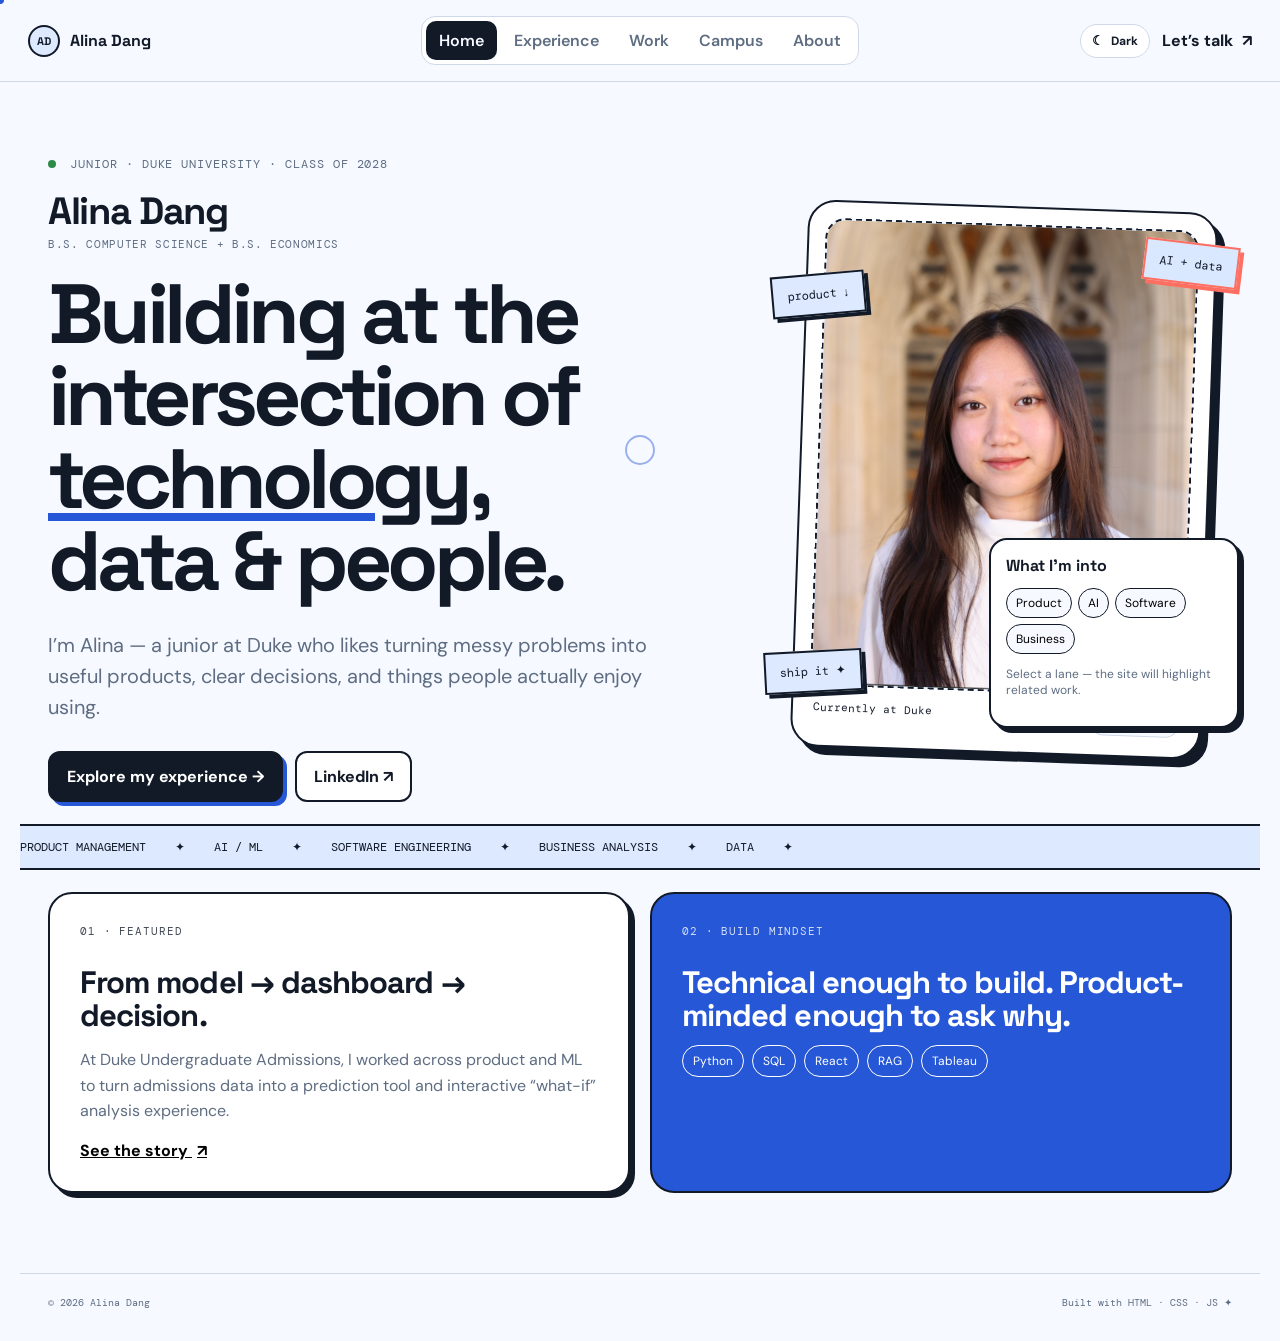
<file: index.html>
<!doctype html>
<html lang="en" data-theme="light">
<head>
  <meta charset="UTF-8" />
  <meta name="viewport" content="width=device-width, initial-scale=1.0" />
  <meta name="description" content="Alina Dang — Duke CS + Economics student interested in product management, AI, software engineering, and business analysis." />
  <title>Alina Dang — CS × Economics</title>
  <link rel="preconnect" href="https://fonts.googleapis.com">
  <link rel="preconnect" href="https://fonts.gstatic.com" crossorigin>
  <link href="https://fonts.googleapis.com/css2?family=DM+Mono:wght@400;500&family=DM+Sans:wght@400;500;600;700&family=Space+Grotesk:wght@500;600;700&display=swap" rel="stylesheet">
  <link rel="stylesheet" href="style.css" />
</head>
<body>
  <div class="site-shell">
    <header class="topbar">
      <a class="brand" href="#home" data-route="home" aria-label="Alina Dang home">
        <span class="brand-mark">AD</span>
        <span>Alina Dang</span>
      </a>
      <nav class="main-nav" aria-label="Primary navigation">
        <button data-route="home" class="nav-item active">Home</button>
        <button data-route="experience" class="nav-item">Experience</button>
        <button data-route="work" class="nav-item">Work</button>
        <button data-route="campus" class="nav-item">Campus</button>
        <button data-route="about" class="nav-item">About</button>
      </nav>
      <div class="topbar-actions"><button class="theme-toggle" id="theme-toggle" type="button" aria-label="Switch to dark mode"><span class="theme-icon">☾</span><span class="theme-text">Dark</span></button><a class="nav-contact" href="#contact">Let’s talk <span>↗</span></a></div>
    </header>

    <main>
      <section id="home" class="page active-page">
        <div class="hero-grid">
          <div class="hero-copy">
            <p class="eyebrow"><span class="live-dot"></span> JUNIOR · DUKE UNIVERSITY · CLASS OF 2028</p>
            <div class="hero-name">Alina Dang</div>
            <div class="hero-major">B.S. Computer Science + B.S. Economics</div>
            <h1>Building at the intersection of <span class="accent-underline">technology</span>, data & people.</h1>
            <p class="hero-lede">I’m Alina — a junior at Duke who likes turning messy problems into useful products, clear decisions, and things people actually enjoy using.</p>
            <div class="hero-actions">
              <button class="primary-btn" data-route="experience">Explore my experience <span>→</span></button>
              <a class="secondary-btn" href="https://www.linkedin.com/in/alina-dang-8358692a6/" target="_blank" rel="noreferrer">LinkedIn <span>↗</span></a>
            </div>
          </div>

          <div class="hero-visual">
            <div class="headshot-card">
              <div class="headshot-frame">
                <img class="headshot-image" src="headshot.png" alt="Alina Dang" />
              </div>
              <div class="headshot-caption">
                <span>Currently at Duke</span>
                <span class="location-chip">Durham, NC</span>
              </div>
              <div class="sticky-note note-one">product ↓</div>
              <div class="sticky-note note-two">AI + data</div>
              <div class="sticky-note note-three">ship it ✦</div>
            </div>
            <div class="orbit-card">
              <div class="orbit-title">What I’m into</div>
              <div class="orbit-tags">
                <button data-filter="pm">Product</button>
                <button data-filter="ai">AI</button>
                <button data-filter="swe">Software</button>
                <button data-filter="ba">Business</button>
              </div>
              <p>Select a lane — the site will highlight related work.</p>
            </div>
          </div>
        </div>


        <div class="marquee" aria-label="Focus areas">
          <div>PRODUCT MANAGEMENT <span>✦</span> AI / ML <span>✦</span> SOFTWARE ENGINEERING <span>✦</span> BUSINESS ANALYSIS <span>✦</span> DATA <span>✦</span></div>
        </div>

        <div class="home-lower">
          <article class="feature-card large">
            <div class="card-kicker">01 · Featured</div>
            <h2>From model → dashboard → decision.</h2>
            <p>At Duke Undergraduate Admissions, I worked across product and ML to turn admissions data into a prediction tool and interactive “what-if” analysis experience.</p>
            <button data-route="experience" class="text-link">See the story <span>↗</span></button>
          </article>
          <article class="feature-card accent-card">
            <div class="card-kicker">02 · Build mindset</div>
            <h2>Technical enough to build. Product-minded enough to ask why.</h2>
            <div class="skill-pill-row">
              <span>Python</span><span>SQL</span><span>React</span><span>RAG</span><span>Tableau</span>
            </div>
          </article>
        </div>
      </section>

      <section id="experience" class="page">
        <div class="section-header">
          <p class="eyebrow">Experience</p>
          <h2>A timeline of building, learning, and shipping.</h2>
          <p>Tap a role to expand the details. The cards emphasize the product, technical, and analytical pieces of each experience.</p>
        </div>
        <div class="filter-bar" role="toolbar" aria-label="Experience filter">
          <button class="filter-btn active" data-exp-filter="all">All</button>
          <button class="filter-btn" data-exp-filter="pm">Product</button>
          <button class="filter-btn" data-exp-filter="ai">AI / ML</button>
          <button class="filter-btn" data-exp-filter="swe">Software</button>
          <button class="filter-btn" data-exp-filter="ba">Business / Data</button>
        </div>
        <div id="experience-list" class="timeline"></div>
      </section>

      <section id="work" class="page">
        <div class="section-header split-header">
          <div>
            <p class="eyebrow">Selected work</p>
            <h2>Projects that show how I think.</h2>
          </div>
          <p>Not every project needs to be “the next big thing.” I like projects where there’s a real user, a real constraint, or a fun technical problem to solve.</p>
        </div>
        <div class="work-grid">
          <article class="project-card project-blue" tabindex="0" data-project="regen">
            <div class="project-top"><span>01</span><span>MAR 2025</span></div>
            <h3>ReGen</h3>
            <p class="project-sub">Gamified Sustainable Investment Platform</p>
            <p>Designed a sustainability-focused investing experience for Gen Z using AI and ESG data APIs, then built the product story, monetization model, and prototype.</p>
            <div class="project-meta"><span>1st Place · Duke BOW Venture-thon</span><span>AI · Product · Finance</span></div>
          </article>
          <article class="project-card project-sky" tabindex="0" data-project="amazon">
            <div class="project-top"><span>02</span><span>2025</span></div>
            <h3>Mini-Amazon</h3>
            <p class="project-sub">Full-Stack E-Commerce Application</p>
            <p>Built a normalized PostgreSQL backend and REST-style APIs supporting 100k+ records, including atomic checkout, fulfillment logic, search, pagination, and history views.</p>
            <div class="project-meta"><span>Python · Flask · PostgreSQL</span><span>Software · Databases</span></div>
          </article>
          <article class="project-card project-lilac" tabindex="0" data-project="research-ai">
            <div class="project-top"><span>03</span><span>2025–26</span></div>
            <h3>Research AI Platform</h3>
            <p class="project-sub">Product + AI for biomedical innovation</p>
            <p>Helped shape a custom AI platform for researchers, from stakeholder discovery and roadmap definition to an LLM-powered interface, document workflows, and analytical dashboards.</p>
            <div class="project-meta"><span>RAG · Python · Supabase</span><span>Product Management</span></div>
          </article>
        </div>
      </section>

      <section id="campus" class="page">
        <div class="section-header">
          <p class="eyebrow">Beyond the resume</p>
          <h2>What I’m involved in at Duke.</h2>
          <p>These are the communities and activities that make up the rest of my Duke experience.</p>
        </div>
        <div class="campus-grid">
          <article class="campus-card">
            <span class="campus-number">01</span>
            <h3>Club Table Tennis</h3>
            <p>Vice President · Duke Club Table Tennis</p>
            <div class="campus-quote">“Competitive, collaborative, and somehow always one more match.”</div>
          </article>
          <article class="campus-card"><span class="campus-number">02</span><h3>Product Lab</h3><p>Product thinking, user discovery, and shipping with other builders.</p></article>
          <article class="campus-card"><span class="campus-number">03</span><h3>Bass Connections</h3><p>Interdisciplinary work connecting research, people, and real-world problems.</p></article>
          <article class="campus-card"><span class="campus-number">04</span><h3>Duke Business Oriented Women</h3><p>Community, business, entrepreneurship, and professional development.</p></article>
          <article class="campus-card"><span class="campus-number">05</span><h3>dTech</h3><p>Technology, innovation, and meeting people who like building things.</p></article>
          <article class="campus-card"><span class="campus-number">06</span><h3>DAML</h3><p>Machine learning, AI, experimentation, and technical community.</p></article>
        </div>
      </section>

      <section id="about" class="page">
        <div class="about-grid">
          <div>
            <p class="eyebrow">About</p>
            <h2>I like problems that are a little bit of everything.</h2>
            <p class="big-copy">Computer science taught me how to build. Economics taught me how to think about incentives, tradeoffs, and systems. Product work taught me how to connect the two around an actual user.</p>
            <p>That’s why I keep gravitating toward roles where the problem is ambiguous, the data is messy, and the solution needs both technical depth and product judgment.</p>
            <p>Right now, I’m especially interested in product management, software engineering, AI, and business analysis.</p>
          </div>
          <div class="about-side">
            <div class="education-card">
              <span class="card-kicker">Education</span>
              <h3>Duke University</h3>
              <p>B.S. Computer Science + B.S. Economics</p>
              <p class="mono">Expected May 2028</p>
            </div>
            <div class="contact-card" id="contact">
              <span class="card-kicker">Contact</span>
              <h3>Say hello.</h3>
              <div class="contact-line"><span>School</span><a href="mailto:alina.dang@duke.edu">alina.dang@duke.edu</a></div>
              <div class="contact-line"><span>Personal</span><a href="mailto:alinadang06@gmail.com">alinadang06@gmail.com</a></div>
              <div class="contact-links"><a href="https://www.linkedin.com/in/alina-dang-8358692a6/" target="_blank" rel="noreferrer">LinkedIn ↗</a><a href="https://github.com/alinadang" target="_blank" rel="noreferrer">GitHub ↗</a></div>
            </div>
          </div>
        </div>
        <div class="skills-section">
          <div><p class="eyebrow">Toolkit</p><h3>Things I use</h3></div>
          <div class="toolkit">
            <span>Python</span><span>Java</span><span>SQL</span><span>JavaScript</span><span>C</span><span>HTML / CSS</span><span>React</span><span>Next.js</span><span>PyTorch</span><span>scikit-learn</span><span>Hugging Face</span><span>pandas</span><span>PostgreSQL</span><span>Tableau</span><span>Streamlit</span><span>Docker</span><span>Git</span><span>Figma</span>
          </div>
        </div>
      </section>
      <div class="project-modal" id="project-modal" aria-hidden="true">
        <div class="project-modal-backdrop" data-close-modal></div>
        <div class="project-modal-card" role="dialog" aria-modal="true" aria-labelledby="project-modal-title">
          <button class="project-modal-close" type="button" aria-label="Close project details" data-close-modal>×</button>
          <p class="eyebrow" id="project-modal-kicker">Project</p>
          <h3 id="project-modal-title">Project</h3>
          <p id="project-modal-copy"></p>
          <div class="project-modal-grid">
            <div><span>What I did</span><strong id="project-modal-role"></strong></div>
            <div><span>Tools</span><strong id="project-modal-tools"></strong></div>
          </div>
          <div class="project-modal-hint">click anywhere outside to close</div>
        </div>
      </div>
    </main>

    <footer class="footer">
      <span>© 2026 Alina Dang</span>
      <span>Built with HTML · CSS · JS ✦</span>
    </footer>
    <div class="scroll-progress" id="scroll-progress"></div>
  </div>
  <script src="script.js"></script>
</body>
</html>
</file>
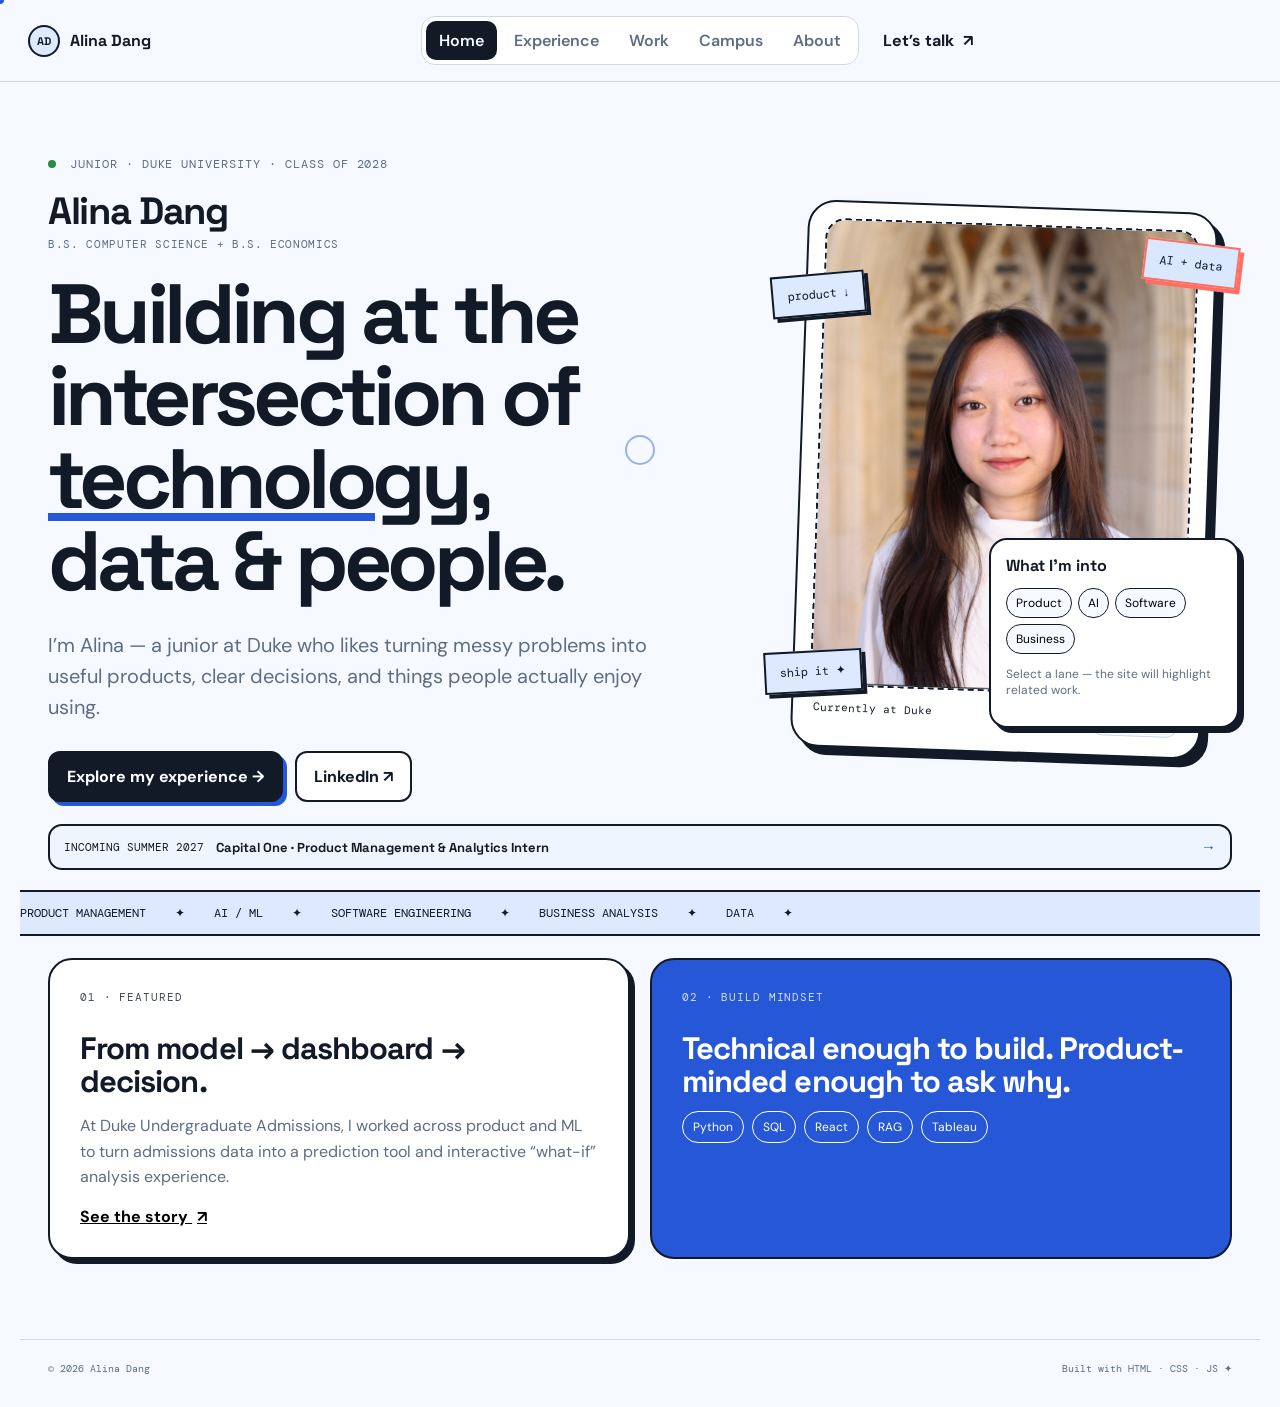
<file: index.pre-v3.html>
<!doctype html>
<html lang="en">
<head>
  <meta charset="UTF-8" />
  <meta name="viewport" content="width=device-width, initial-scale=1.0" />
  <meta name="description" content="Alina Dang — Duke CS + Economics student interested in product management, AI, software engineering, and business analysis." />
  <title>Alina Dang — CS × Economics</title>
  <link rel="preconnect" href="https://fonts.googleapis.com">
  <link rel="preconnect" href="https://fonts.gstatic.com" crossorigin>
  <link href="https://fonts.googleapis.com/css2?family=DM+Mono:wght@400;500&family=DM+Sans:wght@400;500;600;700&family=Space+Grotesk:wght@500;600;700&display=swap" rel="stylesheet">
  <link rel="stylesheet" href="style.css" />
</head>
<body>
  <div class="site-shell">
    <header class="topbar">
      <a class="brand" href="#home" data-route="home" aria-label="Alina Dang home">
        <span class="brand-mark">AD</span>
        <span>Alina Dang</span>
      </a>
      <nav class="main-nav" aria-label="Primary navigation">
        <button data-route="home" class="nav-item active">Home</button>
        <button data-route="experience" class="nav-item">Experience</button>
        <button data-route="work" class="nav-item">Work</button>
        <button data-route="campus" class="nav-item">Campus</button>
        <button data-route="about" class="nav-item">About</button>
      </nav>
      <a class="nav-contact" href="#contact">Let’s talk <span>↗</span></a>
    </header>

    <main>
      <section id="home" class="page active-page">
        <div class="hero-grid">
          <div class="hero-copy">
            <p class="eyebrow"><span class="live-dot"></span> JUNIOR · DUKE UNIVERSITY · CLASS OF 2028</p>
            <div class="hero-name">Alina Dang</div>
            <div class="hero-major">B.S. Computer Science + B.S. Economics</div>
            <h1>Building at the intersection of <span class="accent-underline">technology</span>, data & people.</h1>
            <p class="hero-lede">I’m Alina — a junior at Duke who likes turning messy problems into useful products, clear decisions, and things people actually enjoy using.</p>
            <div class="hero-actions">
              <button class="primary-btn" data-route="experience">Explore my experience <span>→</span></button>
              <a class="secondary-btn" href="https://www.linkedin.com/in/alina-dang-8358692a6/" target="_blank" rel="noreferrer">LinkedIn <span>↗</span></a>
            </div>
          </div>

          <div class="hero-visual">
            <div class="headshot-card">
              <div class="headshot-frame">
                <img class="headshot-image" src="headshot.png" alt="Alina Dang" />
              </div>
              <div class="headshot-caption">
                <span>Currently at Duke</span>
                <span class="location-chip">Durham, NC</span>
              </div>
              <div class="sticky-note note-one">product ↓</div>
              <div class="sticky-note note-two">AI + data</div>
              <div class="sticky-note note-three">ship it ✦</div>
            </div>
            <div class="orbit-card">
              <div class="orbit-title">What I’m into</div>
              <div class="orbit-tags">
                <button data-filter="pm">Product</button>
                <button data-filter="ai">AI</button>
                <button data-filter="swe">Software</button>
                <button data-filter="ba">Business</button>
              </div>
              <p>Select a lane — the site will highlight related work.</p>
            </div>
          </div>
        </div>

        <div class="incoming-strip"><span>INCOMING SUMMER 2027</span><strong>Capital One · Product Management &amp; Analytics Intern</strong><span class="incoming-arrow">→</span></div>

        <div class="marquee" aria-label="Focus areas">
          <div>PRODUCT MANAGEMENT <span>✦</span> AI / ML <span>✦</span> SOFTWARE ENGINEERING <span>✦</span> BUSINESS ANALYSIS <span>✦</span> DATA <span>✦</span></div>
        </div>

        <div class="home-lower">
          <article class="feature-card large">
            <div class="card-kicker">01 · Featured</div>
            <h2>From model → dashboard → decision.</h2>
            <p>At Duke Undergraduate Admissions, I worked across product and ML to turn admissions data into a prediction tool and interactive “what-if” analysis experience.</p>
            <button data-route="experience" class="text-link">See the story <span>↗</span></button>
          </article>
          <article class="feature-card accent-card">
            <div class="card-kicker">02 · Build mindset</div>
            <h2>Technical enough to build. Product-minded enough to ask why.</h2>
            <div class="skill-pill-row">
              <span>Python</span><span>SQL</span><span>React</span><span>RAG</span><span>Tableau</span>
            </div>
          </article>
        </div>
      </section>

      <section id="experience" class="page">
        <div class="section-header">
          <p class="eyebrow">Experience</p>
          <h2>A timeline of building, learning, and shipping.</h2>
          <p>Tap a role to expand the details. The cards emphasize the product, technical, and analytical pieces of each experience.</p>
        </div>
        <div class="filter-bar" role="toolbar" aria-label="Experience filter">
          <button class="filter-btn active" data-exp-filter="all">All</button>
          <button class="filter-btn" data-exp-filter="pm">Product</button>
          <button class="filter-btn" data-exp-filter="ai">AI / ML</button>
          <button class="filter-btn" data-exp-filter="swe">Software</button>
          <button class="filter-btn" data-exp-filter="ba">Business / Data</button>
        </div>
        <div id="experience-list" class="timeline"></div>
      </section>

      <section id="work" class="page">
        <div class="section-header split-header">
          <div>
            <p class="eyebrow">Selected work</p>
            <h2>Projects that show how I think.</h2>
          </div>
          <p>Not every project needs to be “the next big thing.” I like projects where there’s a real user, a real constraint, or a fun technical problem to solve.</p>
        </div>
        <div class="work-grid">
          <article class="project-card project-blue">
            <div class="project-top"><span>01</span><span>MAR 2025</span></div>
            <h3>ReGen</h3>
            <p class="project-sub">Gamified Sustainable Investment Platform</p>
            <p>Designed a sustainability-focused investing experience for Gen Z using AI and ESG data APIs, then built the product story, monetization model, and prototype.</p>
            <div class="project-meta"><span>1st Place · Duke BOW Venture-thon</span><span>AI · Product · Finance</span></div>
          </article>
          <article class="project-card project-sky">
            <div class="project-top"><span>02</span><span>2025</span></div>
            <h3>Mini-Amazon</h3>
            <p class="project-sub">Full-Stack E-Commerce Application</p>
            <p>Built a normalized PostgreSQL backend and REST-style APIs supporting 100k+ records, including atomic checkout, fulfillment logic, search, pagination, and history views.</p>
            <div class="project-meta"><span>Python · Flask · PostgreSQL</span><span>Software · Databases</span></div>
          </article>
          <article class="project-card project-lilac">
            <div class="project-top"><span>03</span><span>2025–26</span></div>
            <h3>Research AI Platform</h3>
            <p class="project-sub">Product + AI for biomedical innovation</p>
            <p>Helped shape a custom AI platform for researchers, from stakeholder discovery and roadmap definition to an LLM-powered interface, document workflows, and analytical dashboards.</p>
            <div class="project-meta"><span>RAG · Python · Supabase</span><span>Product Management</span></div>
          </article>
        </div>
      </section>

      <section id="campus" class="page">
        <div class="section-header">
          <p class="eyebrow">Beyond the resume</p>
          <h2>What I’m involved in at Duke.</h2>
          <p>These are the communities and activities that make up the rest of my Duke experience.</p>
        </div>
        <div class="campus-grid">
          <article class="campus-card featured-campus">
            <span class="campus-number">01</span>
            <h3>Club Table Tennis</h3>
            <p>Vice President · Duke Club Table Tennis</p>
            <div class="campus-quote">“Competitive, collaborative, and somehow always one more match.”</div>
          </article>
          <article class="campus-card"><span class="campus-number">02</span><h3>Product Lab</h3><p>Product thinking, user discovery, and shipping with other builders.</p></article>
          <article class="campus-card"><span class="campus-number">03</span><h3>Bass Connections</h3><p>Interdisciplinary work connecting research, people, and real-world problems.</p></article>
          <article class="campus-card"><span class="campus-number">04</span><h3>Duke Business Oriented Women</h3><p>Community, business, entrepreneurship, and professional development.</p></article>
          <article class="campus-card"><span class="campus-number">05</span><h3>dTech</h3><p>Technology, innovation, and meeting people who like building things.</p></article>
          <article class="campus-card"><span class="campus-number">06</span><h3>DAML</h3><p>Machine learning, AI, experimentation, and technical community.</p></article>
        </div>
      </section>

      <section id="about" class="page">
        <div class="about-grid">
          <div>
            <p class="eyebrow">About</p>
            <h2>I like problems that are a little bit of everything.</h2>
            <p class="big-copy">Computer science taught me how to build. Economics taught me how to think about incentives, tradeoffs, and systems. Product work taught me how to connect the two around an actual user.</p>
            <p>That’s why I keep gravitating toward roles where the problem is ambiguous, the data is messy, and the solution needs both technical depth and product judgment.</p>
            <p>Right now, I’m especially interested in product management, software engineering, AI, and business analysis.</p>
          </div>
          <div class="about-side">
            <div class="education-card">
              <span class="card-kicker">Education</span>
              <h3>Duke University</h3>
              <p>B.S. Computer Science + B.S. Economics</p>
              <p class="mono">Expected May 2028 · GPA 3.812 / 4.0</p>
            </div>
            <div class="contact-card" id="contact">
              <span class="card-kicker">Contact</span>
              <h3>Say hello.</h3>
              <div class="contact-line"><span>School</span><a href="mailto:alina.dang@duke.edu">alina.dang@duke.edu</a></div>
              <div class="contact-line"><span>Personal</span><a href="mailto:alinadang06@gmail.com">alinadang06@gmail.com</a></div>
              <div class="contact-links"><a href="https://www.linkedin.com/in/alina-dang-8358692a6/" target="_blank" rel="noreferrer">LinkedIn ↗</a><a href="https://github.com/alinadang" target="_blank" rel="noreferrer">GitHub ↗</a></div>
            </div>
          </div>
        </div>
        <div class="skills-section">
          <div><p class="eyebrow">Toolkit</p><h3>Things I use</h3></div>
          <div class="toolkit">
            <span>Python</span><span>Java</span><span>SQL</span><span>JavaScript</span><span>C</span><span>HTML / CSS</span><span>React</span><span>Next.js</span><span>PyTorch</span><span>scikit-learn</span><span>Hugging Face</span><span>pandas</span><span>PostgreSQL</span><span>Tableau</span><span>Streamlit</span><span>Docker</span><span>Git</span><span>Figma</span>
          </div>
        </div>
      </section>
    </main>

    <footer class="footer">
      <span>© 2026 Alina Dang</span>
      <span>Built with HTML · CSS · JS ✦</span>
    </footer>
  </div>
  <script src="script.js"></script>
</body>
</html>
</file>
<file: style.css>
:root {
  --bg: #f6f9ff;
  --ink: #121a28;
  --muted: #5e6d82;
  --line: #cfd9e7;
  --card: #ffffff;
  --blue: #2557d6;
  --blue-deep: #123b9b;
  --blue-soft: #dce9ff;
  --blue-pale: #eef5ff;
  --blue-mid: #8fb2ef;
  --blue-sky: #d9e8ff;
  --blue-ink: #0c2d67;
  --accent: #ff6f61;
  --accent-soft: #ffe3df;
  --surface-strong: #ffffff;
  --surface-muted: #edf3fc;
  --ink-subtle: #425168;
  --shadow: 8px 8px 0 #121a28;
  --nav-bg: rgba(246,249,255,.93);
  --white: #ffffff;
  --max: 1240px;
  --radius: 24px;
}

[data-theme="dark"] {
  --bg: #08111f;
  --ink: #eef5ff;
  --muted: #b8c8dc;
  --line: #304864;
  --card: #102036;
  --blue: #73a8ff;
  --blue-deep: #4d84ec;
  --blue-soft: #19375f;
  --blue-pale: #132943;
  --blue-mid: #82b4ff;
  --blue-sky: #173558;
  --blue-ink: #e3efff;
  --accent: #ff8a80;
  --accent-soft: #4a2523;
  --surface-strong: #142a45;
  --surface-muted: #10263e;
  --ink-subtle: #c7d4e5;
  --shadow: 8px 8px 0 #020710;
  --nav-bg: rgba(8,17,31,.94);
  --white: #f7fbff;
}

* { box-sizing: border-box; }
html { scroll-behavior: smooth; }
body { margin: 0; background: var(--bg); color: var(--ink); font-family: 'DM Sans', sans-serif; transition: background .35s ease, color .35s ease; }
button, a { font: inherit; }
a { color: inherit; }
button { cursor: pointer; }

/* Interactive cursor */
body { cursor: none; }
a, button, .project-card, .role-card, .campus-card { cursor: none; }
.cursor-dot, .cursor-ring {
  position: fixed; left: 0; top: 0; pointer-events: none; z-index: 9999; transform: translate(-50%, -50%);
  border-radius: 50%; will-change: transform;
}
.cursor-dot { width: 8px; height: 8px; background: var(--blue); transition: width .15s ease, height .15s ease, opacity .15s ease; }
.cursor-label { position: fixed; left: 0; top: 0; pointer-events: none; z-index: 10000; opacity: 0; transform: translate(16px, 16px); padding: 5px 8px; border: 1px solid var(--ink); background: #fff; border-radius: 999px; font-family: 'DM Mono'; font-size: 9px; letter-spacing: .08em; text-transform: uppercase; white-space: nowrap; transition: opacity .15s ease, transform .15s ease; }
.cursor-spark { position: fixed; width: 7px; height: 7px; border-radius: 50%; background: var(--blue); pointer-events: none; z-index: 9998; animation: spark-pop .55s ease-out forwards; }
@keyframes spark-pop { 0% { opacity: .9; transform: translate(-50%, -50%) scale(1); } 100% { opacity: 0; transform: translate(-50%, -50%) scale(0); } }
.cursor-ring { width: 30px; height: 30px; border: 2px solid var(--blue); opacity: .45; transition: width .18s ease, height .18s ease, border-color .18s ease, opacity .18s ease; }
body.cursor-hover .cursor-dot { width: 13px; height: 13px; }
body.cursor-hover .cursor-ring { width: 54px; height: 54px; opacity: .85; border-color: var(--blue-deep); }
body.cursor-hover .cursor-label { opacity: 1; transform: translate(20px, 20px); }
body.cursor-click .cursor-ring { width: 22px; height: 22px; opacity: 1; }
@media (hover: none), (pointer: coarse) {
  body, a, button, .project-card, .role-card, .campus-card { cursor: auto; }
  .cursor-dot, .cursor-ring, .cursor-label { display: none; }
}

.interactive-target { transition: transform .2s cubic-bezier(.2,.8,.2,1); }

.site-shell { min-height: 100vh; }
.topbar {
  position: sticky; top: 0; z-index: 20; display: grid; grid-template-columns: 1fr auto 1fr; align-items: center; gap: 24px;
  padding: 16px 28px; border-bottom: 1px solid var(--line); background: var(--nav-bg); backdrop-filter: blur(14px);
}
.brand { text-decoration: none; display: inline-flex; align-items: center; gap: 10px; width: max-content; font-family: 'Space Grotesk', sans-serif; font-weight: 700; }
.brand-mark { width: 32px; height: 32px; display: grid; place-items: center; border: 2px solid var(--ink); border-radius: 50%; font-size: 11px; background: var(--blue-soft); }
.main-nav { display: flex; gap: 4px; padding: 4px; border: 1px solid var(--line); border-radius: 14px; background: var(--card); }
.nav-item { border: 0; background: transparent; padding: 9px 13px; border-radius: 10px; color: var(--muted); font-weight: 600; }
.nav-item:hover, .nav-item.active { background: var(--ink); color: var(--bg); }
.topbar-actions { justify-self: end; display: inline-flex; align-items: center; gap: 12px; }
.nav-contact { text-decoration: none; font-weight: 700; }
.theme-toggle { border: 1px solid var(--line); background: var(--card); color: var(--ink); border-radius: 999px; padding: 8px 11px; display: inline-flex; align-items: center; gap: 7px; font-size: 12px; font-weight: 700; transition: transform .2s ease, background .2s ease, border-color .2s ease; }
.theme-toggle:hover { transform: translateY(-2px); background: var(--blue-soft); border-color: var(--blue); }
.theme-icon { font-size: 13px; line-height: 1; }
.nav-contact span, .text-link span { margin-left: 5px; }

.page { display: none; max-width: var(--max); margin: 0 auto; padding: 72px 28px 80px; }
.page.active-page { display: block; animation: pageIn .38s ease; }
@keyframes pageIn { from { opacity: 0; transform: translateY(8px); } to { opacity: 1; transform: translateY(0); } }

eyebrow { text-transform: uppercase; }
.eyebrow { font-family: 'DM Mono', monospace; font-size: 12px; letter-spacing: .08em; text-transform: uppercase; color: var(--muted); margin: 0 0 15px; }
.live-dot { display: inline-block; width: 8px; height: 8px; border-radius: 50%; background: #2c8b47; margin-right: 6px; }

.hero-grid { display: grid; grid-template-columns: 1.18fr .82fr; gap: 70px; align-items: center; min-height: 650px; }
.hero-copy h1 { font-family: 'Space Grotesk', sans-serif; font-size: clamp(48px, 7vw, 84px); line-height: .98; letter-spacing: -.055em; max-width: 800px; margin: 0; }
.hero-name { font-family: 'Space Grotesk', sans-serif; font-weight: 700; font-size: clamp(26px, 3vw, 38px); letter-spacing: -.035em; margin: 4px 0 2px; }
.hero-major { font-family: 'DM Mono'; font-size: 11px; text-transform: uppercase; letter-spacing: .06em; color: var(--muted); margin: 0 0 22px; }
.accent-underline { text-decoration: underline; text-decoration-thickness: 8px; text-decoration-color: var(--blue); text-underline-offset: 5px; }
.hero-lede { max-width: 650px; color: var(--muted); font-size: 20px; line-height: 1.55; margin: 28px 0; }
.hero-actions { display: flex; gap: 12px; align-items: center; flex-wrap: wrap; }
.primary-btn, .secondary-btn { padding: 13px 17px; border-radius: 12px; border: 2px solid var(--ink); text-decoration: none; font-weight: 700; }
.primary-btn { background: var(--ink); color: #fff; box-shadow: 4px 4px 0 var(--blue); }
.secondary-btn { background: var(--card); color: var(--ink); }
.primary-btn:hover { transform: translate(-2px,-2px); box-shadow: 6px 6px 0 var(--blue); }
.secondary-btn:hover { background: var(--blue-soft); }

.hero-visual { position: relative; min-height: 520px; display: flex; align-items: center; justify-content: center; }
.headshot-card { width: min(410px, 100%); position: relative; background: var(--card); border: 2px solid var(--ink); border-radius: 28px; padding: 16px; box-shadow: var(--shadow); transform: rotate(2deg); }
.headshot-frame { aspect-ratio: 4 / 5; border: 2px dashed var(--ink); border-radius: 20px; display: grid; place-items: center; background: var(--blue-pale); overflow: hidden; }
.headshot-image { width: 100%; height: 100%; display: block; object-fit: cover; object-position: center 26%; }
.headshot-caption { display: flex; justify-content: space-between; gap: 12px; padding: 14px 4px 3px; font-family: 'DM Mono'; font-size: 11px; }
.location-chip { border: 1px solid var(--line); border-radius: 999px; padding: 5px 8px; background: var(--bg); }
.sticky-note { position: absolute; z-index: 5; padding: 11px 14px; border: 2px solid var(--ink); font-family: 'DM Mono'; font-size: 12px; box-shadow: 4px 4px 0 var(--ink); }
.sticky-note.note-two { border-color:var(--accent); box-shadow:4px 4px 0 var(--accent); }
.note-two { background:var(--accent-soft); }
.note-one { left: -36px; top: 72px; background: var(--blue-soft); transform: rotate(-7deg); }
.note-two { right: -24px; top: 28px; background: var(--blue-sky); transform: rotate(5deg); }
.note-three { left: -30px; right: auto; bottom: 52px; background: var(--blue-soft); transform: rotate(-5deg); }
.orbit-card { position: absolute; width: 250px; right: -7px; bottom: 24px; background: var(--card); border: 2px solid var(--ink); border-radius: 18px; padding: 15px; box-shadow: 5px 5px 0 var(--ink); }
.orbit-title { font-family: 'Space Grotesk'; font-weight: 700; margin-bottom: 12px; }
.orbit-tags { display: flex; flex-wrap: wrap; gap: 6px; }
.orbit-tags button { border: 1px solid var(--ink); background: var(--bg); border-radius: 999px; padding: 6px 9px; font-size: 12px; }
.orbit-tags button:hover, .orbit-tags button.selected { background: var(--blue-soft); }
.orbit-card p { color: var(--muted); font-size: 12px; line-height: 1.4; }

.incoming-strip { margin: 20px 0 0; display: flex; align-items: center; gap: 12px; flex-wrap: wrap; padding: 11px 14px; border: 2px solid var(--ink); background: var(--blue-pale); border-radius: 14px; font-family: 'DM Mono'; font-size: 11px; }
.incoming-strip strong { font-family: 'Space Grotesk'; font-size: 13px; }
.incoming-arrow { margin-left: auto; font-size: 15px; color: var(--blue); }
.marquee { margin: 20px -28px 0; border-block: 2px solid var(--ink); overflow: hidden; white-space: nowrap; background: var(--blue-soft); }
.marquee div { padding: 13px 0; width: max-content; font-family: 'DM Mono'; font-size: 12px; animation: scroll 22s linear infinite; }
.marquee span { margin: 0 22px; }
@keyframes scroll { from { transform: translateX(0); } to { transform: translateX(-30%); } }

.home-lower { display: grid; grid-template-columns: 1fr 1fr; gap: 20px; margin-top: 22px; }
.feature-card { padding: 30px; border: 2px solid var(--ink); border-radius: var(--radius); background: var(--card); min-height: 280px; }
.feature-card.large { box-shadow: 5px 5px 0 var(--ink); }
.feature-card.accent-card { background: var(--blue); color: #fff; }
.card-kicker { font-family: 'DM Mono'; font-size: 11px; text-transform: uppercase; letter-spacing: .08em; opacity: .8; }
.feature-card h2 { font-family: 'Space Grotesk'; font-size: 31px; line-height: 1.05; letter-spacing: -.03em; margin: 28px 0 14px; max-width: 520px; }
.feature-card p { line-height: 1.6; color: var(--muted); max-width: 520px; }
.accent-card p { color: #f0f2ff; }
.text-link { border: 0; background: transparent; padding: 0; font-weight: 700; text-decoration: underline; }
.skill-pill-row, .toolkit { display: flex; flex-wrap: wrap; gap: 8px; }
.skill-pill-row span, .toolkit span { border: 1px solid currentColor; border-radius: 999px; padding: 7px 10px; font-size: 12px; }

.section-header { max-width: 830px; margin-bottom: 35px; }
.section-header h2, .about-grid h2 { font-family: 'Space Grotesk'; font-size: clamp(40px, 5vw, 64px); line-height: 1; letter-spacing: -.05em; margin: 0 0 18px; }
.section-header p:not(.eyebrow) { color: var(--muted); line-height: 1.6; font-size: 17px; }
.split-header { display: grid; grid-template-columns: 1fr .7fr; gap: 50px; align-items: end; }
.filter-bar { display: flex; flex-wrap: wrap; gap: 7px; margin-bottom: 30px; }
.filter-btn { border: 1px solid var(--line); background: var(--card); border-radius: 999px; padding: 9px 13px; font-weight: 700; }
.filter-btn.active, .filter-btn:hover { background: var(--ink); color: white; border-color: var(--ink); }

.timeline { border-top: 2px solid var(--ink); }
.role-card { display: grid; grid-template-columns: 170px 1fr 80px; gap: 25px; padding: 25px 0; border-bottom: 1px solid var(--line); align-items: start; }
.role-card.hidden { display: none; }
.role-date { font-family: 'DM Mono'; color: var(--muted); font-size: 12px; }
.role-company { font-family: 'DM Mono'; font-size: 12px; margin-top: 6px; color: var(--muted); }
.role-main h3 { margin: 0; font-family: 'Space Grotesk'; font-size: 25px; }
.role-summary { color: var(--muted); margin: 7px 0 0; line-height: 1.5; }
.role-toggle { justify-self: end; width: 36px; height: 36px; border-radius: 50%; border: 2px solid var(--ink); background: var(--card); color: var(--ink); font-size: 20px; }
.role-details { grid-column: 2 / 3; display: none; padding-top: 14px; }
.role-card.open .role-details { display: block; }
.role-details ul { margin: 0; padding-left: 19px; color: var(--ink-subtle); }
.role-details li { margin: 8px 0; line-height: 1.5; }
.role-tags { display: flex; flex-wrap: wrap; gap: 6px; margin-top: 15px; }
.role-tags span { background: var(--bg); border: 1px solid var(--line); border-radius: 999px; padding: 5px 8px; font-family: 'DM Mono'; font-size: 10px; }

.work-grid { display: grid; grid-template-columns: repeat(3, 1fr); gap: 20px; }
.project-card { border: 2px solid var(--ink); border-radius: var(--radius); padding: 23px; min-height: 390px; display: flex; flex-direction: column; transition: transform .18s ease, box-shadow .18s ease; transform-style: preserve-3d; will-change: transform; }
.project-card:hover { transform: translateY(-6px); box-shadow: 7px 7px 0 var(--ink); }
.project-blue { background: var(--blue-soft); }
.project-sky { background: var(--accent-soft); }
.project-lilac { background: var(--surface-strong); }
.project-top { display: flex; justify-content: space-between; font-family: 'DM Mono'; font-size: 11px; }
.project-card h3 { font-family: 'Space Grotesk'; font-size: 38px; letter-spacing: -.04em; margin: 70px 0 3px; }
.project-sub { font-family: 'DM Mono'; font-size: 11px; text-transform: uppercase; letter-spacing: .05em; }
.project-card > p:not(.project-sub) { color: var(--ink-subtle); line-height: 1.55; }
.project-meta { margin-top: auto; display: flex; flex-direction: column; gap: 6px; font-family: 'DM Mono'; font-size: 10px; text-transform: uppercase; }

.campus-grid { display: grid; grid-template-columns: 1.35fr 1fr 1fr; gap: 16px; }
.campus-card { min-height: 210px; background: var(--surface-strong); border: 2px solid var(--ink); border-radius: 20px; padding: 20px; display: flex; flex-direction: column; }
.featured-campus { background: var(--blue-soft); grid-row: span 2; min-height: 440px; }
.campus-number { font-family: 'DM Mono'; font-size: 11px; }
.campus-card h3 { font-family: 'Space Grotesk'; font-size: 29px; margin: auto 0 10px; }
.campus-card p { color: var(--muted); line-height: 1.5; }
.campus-quote { font-family: 'Space Grotesk'; font-size: 20px; line-height: 1.15; margin-top: auto; padding-top: 30px; }

.about-grid { display: grid; grid-template-columns: 1.2fr .8fr; gap: 70px; align-items: start; }
.big-copy { font-size: 25px; line-height: 1.4; color: var(--ink); }
.about-grid > div:first-child > p:not(.eyebrow) { color: var(--muted); line-height: 1.7; font-size: 18px; }
.about-side { display: flex; flex-direction: column; gap: 16px; }
.education-card, .contact-card { background: var(--surface-strong); border: 2px solid var(--ink); border-radius: 22px; padding: 22px; }
.education-card { background: var(--blue-soft); }
.education-card h3, .contact-card h3 { font-family: 'Space Grotesk'; font-size: 30px; margin: 45px 0 8px; }
.mono { font-family: 'DM Mono'; font-size: 11px; }
.contact-line { display: flex; flex-direction: column; gap: 3px; padding: 12px 0; border-bottom: 1px solid var(--line); }
.contact-line span { font-family: 'DM Mono'; font-size: 10px; color: var(--muted); text-transform: uppercase; }
.contact-line a { font-weight: 600; text-underline-offset: 3px; }
.contact-links { display: flex; gap: 10px; margin-top: 16px; }
.contact-links a { padding: 9px 11px; border: 1px solid var(--ink); border-radius: 10px; text-decoration: none; font-weight: 700; background: var(--bg); }
.skills-section { margin-top: 65px; padding-top: 35px; border-top: 2px solid var(--ink); display: grid; grid-template-columns: 260px 1fr; gap: 30px; }
.skills-section h3 { font-family: 'Space Grotesk'; font-size: 30px; margin: 0; }
.toolkit span { background: var(--surface-strong); border-color: var(--line); }

.footer { max-width: var(--max); margin: 0 auto; padding: 22px 28px 32px; display: flex; justify-content: space-between; color: var(--muted); border-top: 1px solid var(--line); font-family: 'DM Mono'; font-size: 10px; }


.project-card { position:relative; overflow:hidden; }
.project-card::after { content:'click me'; position:absolute; top:16px; right:16px; padding:5px 8px; border:1px solid currentColor; border-radius:999px; font-family:'DM Mono'; font-size:9px; text-transform:uppercase; letter-spacing:.05em; opacity:0; transform:translateY(-5px) rotate(2deg); transition:opacity .2s ease, transform .2s ease; background:var(--card); }
.project-card:hover::after, .project-card:focus-visible::after { opacity:1; transform:translateY(0) rotate(2deg); }
.project-card:focus-visible { outline:3px solid var(--accent); outline-offset:4px; }
.project-card .project-meta span:last-child { color:var(--blue-deep); }
[data-theme="dark"] .project-card .project-meta span:last-child { color:var(--blue-mid); }
.project-modal { position:fixed; inset:0; display:grid; place-items:center; padding:24px; z-index:20000; opacity:0; visibility:hidden; transition:opacity .2s ease, visibility .2s ease; }
.project-modal.open { opacity:1; visibility:visible; }
.project-modal-backdrop { position:absolute; inset:0; background:rgba(8,17,31,.55); backdrop-filter:blur(8px); }
.project-modal-card { position:relative; width:min(680px,100%); background:var(--card); color:var(--ink); border:2px solid var(--ink); border-radius:28px; padding:32px; box-shadow:10px 10px 0 var(--accent); transform:translateY(14px) rotate(-.6deg) scale(.98); transition:transform .25s cubic-bezier(.2,.8,.2,1); }
.project-modal.open .project-modal-card { transform:translateY(0) rotate(-.6deg) scale(1); }
.project-modal-card h3 { margin:2px 0 12px; font-family:'Space Grotesk'; font-size:clamp(38px,6vw,60px); letter-spacing:-.05em; }
.project-modal-card > p:not(.eyebrow) { color:var(--muted); font-size:18px; line-height:1.6; max-width:58ch; }
.project-modal-close { position:absolute; top:14px; right:14px; width:38px; height:38px; border:2px solid var(--ink); border-radius:50%; background:var(--bg); color:var(--ink); font-size:24px; line-height:1; }
.project-modal-grid { display:grid; grid-template-columns:1fr 1fr; gap:12px; margin-top:24px; }
.project-modal-grid div { border:1px solid var(--line); border-radius:16px; padding:14px; background:var(--surface-muted); }
.project-modal-grid span { display:block; font-family:'DM Mono'; font-size:10px; text-transform:uppercase; color:var(--muted); margin-bottom:7px; }
.project-modal-grid strong { font-family:'Space Grotesk'; font-size:17px; line-height:1.25; }
.project-modal-hint { margin-top:18px; font-family:'DM Mono'; font-size:10px; color:var(--muted); text-transform:uppercase; letter-spacing:.05em; }
[data-theme="dark"] .project-modal-backdrop { background:rgba(2,7,16,.72); }
[data-theme="dark"] .project-modal-grid div { background:var(--surface-muted); }
@media (max-width: 980px) {
  .topbar { grid-template-columns: 1fr auto; }
  .topbar-actions { gap: 7px; }
  .topbar { grid-template-columns: 1fr auto; }
  .main-nav { grid-column: 1 / -1; grid-row: 2; justify-content: center; order: 3; overflow-x: auto; }
  .nav-contact { grid-column: 2; }
  .hero-grid, .about-grid, .split-header { grid-template-columns: 1fr; }
  .hero-grid { gap: 30px; min-height: auto; }
  .hero-visual { min-height: 570px; }
  .work-grid { grid-template-columns: 1fr 1fr; }
  .campus-grid { grid-template-columns: 1fr 1fr; }
  .featured-campus { grid-row: auto; min-height: 300px; }
}

@media (max-width: 680px) {
  .topbar { padding: 12px 14px; }
  .main-nav { justify-content: flex-start; }
  .nav-item { padding: 8px 10px; }
  .page { padding: 52px 16px 65px; }
  .hero-copy h1 { font-size: 49px; }
  .hero-lede { font-size: 17px; }
  .hero-visual { min-height: 520px; }
  .headshot-card { width: 290px; }
  .orbit-card { width: 220px; right: -2px; bottom: 0; }
  .note-one { left: -8px; }
  .note-two { right: 4px; top: 10px; }
  .note-three { left: 4px; right: auto; bottom: 110px; }
  .home-lower, .work-grid, .campus-grid { grid-template-columns: 1fr; }
  .project-card { min-height: 340px; }
  .role-card { grid-template-columns: 1fr 44px; gap: 8px 16px; }
  .role-date { grid-column: 1 / -1; }
  .role-main { grid-column: 1; }
  .role-toggle { grid-column: 2; grid-row: 2; }
  .role-details { grid-column: 1 / -1; }
  .skills-section { grid-template-columns: 1fr; }
  .footer { flex-direction: column; gap: 6px; }
}


.role-card.incoming { background: var(--blue-pale); border-left: 4px solid var(--blue); padding-left: 21px; }
.role-card.incoming .role-date { color: var(--blue); font-weight: 700; }
.incoming-badge { display: inline-flex; align-items: center; gap: 6px; margin-left: 8px; padding: 4px 7px; border: 1px solid var(--blue); border-radius: 999px; color: var(--blue); font-family: 'DM Mono'; font-size: 9px; letter-spacing: .04em; vertical-align: middle; background: var(--card); }
.incoming-badge::before { content: ''; width: 5px; height: 5px; border-radius: 50%; background: var(--blue); }


/* Theme + playful interaction polish */
.scroll-progress { position: fixed; left: 0; top: 0; width: 0; height: 3px; background: var(--blue); z-index: 10020; box-shadow: 0 0 10px rgba(78,140,255,.28); }
.brand-mark { background: var(--blue-soft); }
.theme-flash { position: fixed; inset: 0; pointer-events: none; z-index: 10010; background: var(--blue); opacity: 0; animation: themeFlash .45s ease; }
@keyframes themeFlash { 0% { opacity: .12; } 100% { opacity: 0; } }
.campus-card { transition: transform .25s cubic-bezier(.2,.8,.2,1), box-shadow .25s ease, border-color .25s ease; }
.campus-card:hover { transform: translateY(-6px) rotate(-.4deg); box-shadow: 6px 6px 0 var(--blue); border-color: var(--blue); }
.project-card { transition: transform .18s ease, box-shadow .2s ease; transform-style: preserve-3d; }
.project-card:hover { box-shadow: 7px 7px 0 var(--blue); }
.hero-copy h1 { text-wrap: balance; }

/* Dark mode readability overrides for surfaces that were intentionally light in the original palette. */
[data-theme="dark"] .project-card,
[data-theme="dark"] .campus-card,
[data-theme="dark"] .education-card,
[data-theme="dark"] .contact-card { color: var(--ink); }
[data-theme="dark"] .project-blue { background: var(--surface-muted); }
[data-theme="dark"] .project-sky { background: var(--accent-soft); }
[data-theme="dark"] .project-lilac { background: var(--surface-strong); }
[data-theme="dark"] .project-sub,
[data-theme="dark"] .project-top,
[data-theme="dark"] .project-meta,
[data-theme="dark"] .campus-number,
[data-theme="dark"] .card-kicker { color: var(--muted); }
[data-theme="dark"] .education-card { background: var(--blue-soft); }
[data-theme="dark"] .contact-links a,
[data-theme="dark"] .orbit-tags button,
[data-theme="dark"] .secondary-btn,
[data-theme="dark"] .filter-btn,
[data-theme="dark"] .theme-toggle { color: var(--ink); background: var(--card); }
[data-theme="dark"] .role-tags span,
[data-theme="dark"] .toolkit span { background: var(--surface-muted); color: var(--ink); }
[data-theme="dark"] .sticky-note { color: var(--ink); }
[data-theme="dark"] .note-one,
[data-theme="dark"] .note-two,
[data-theme="dark"] .note-three { background: var(--blue-soft); }
[data-theme="dark"] .incoming-badge { background: var(--card); }
[data-theme="dark"] .primary-btn { color: #08111f; }
</file>
